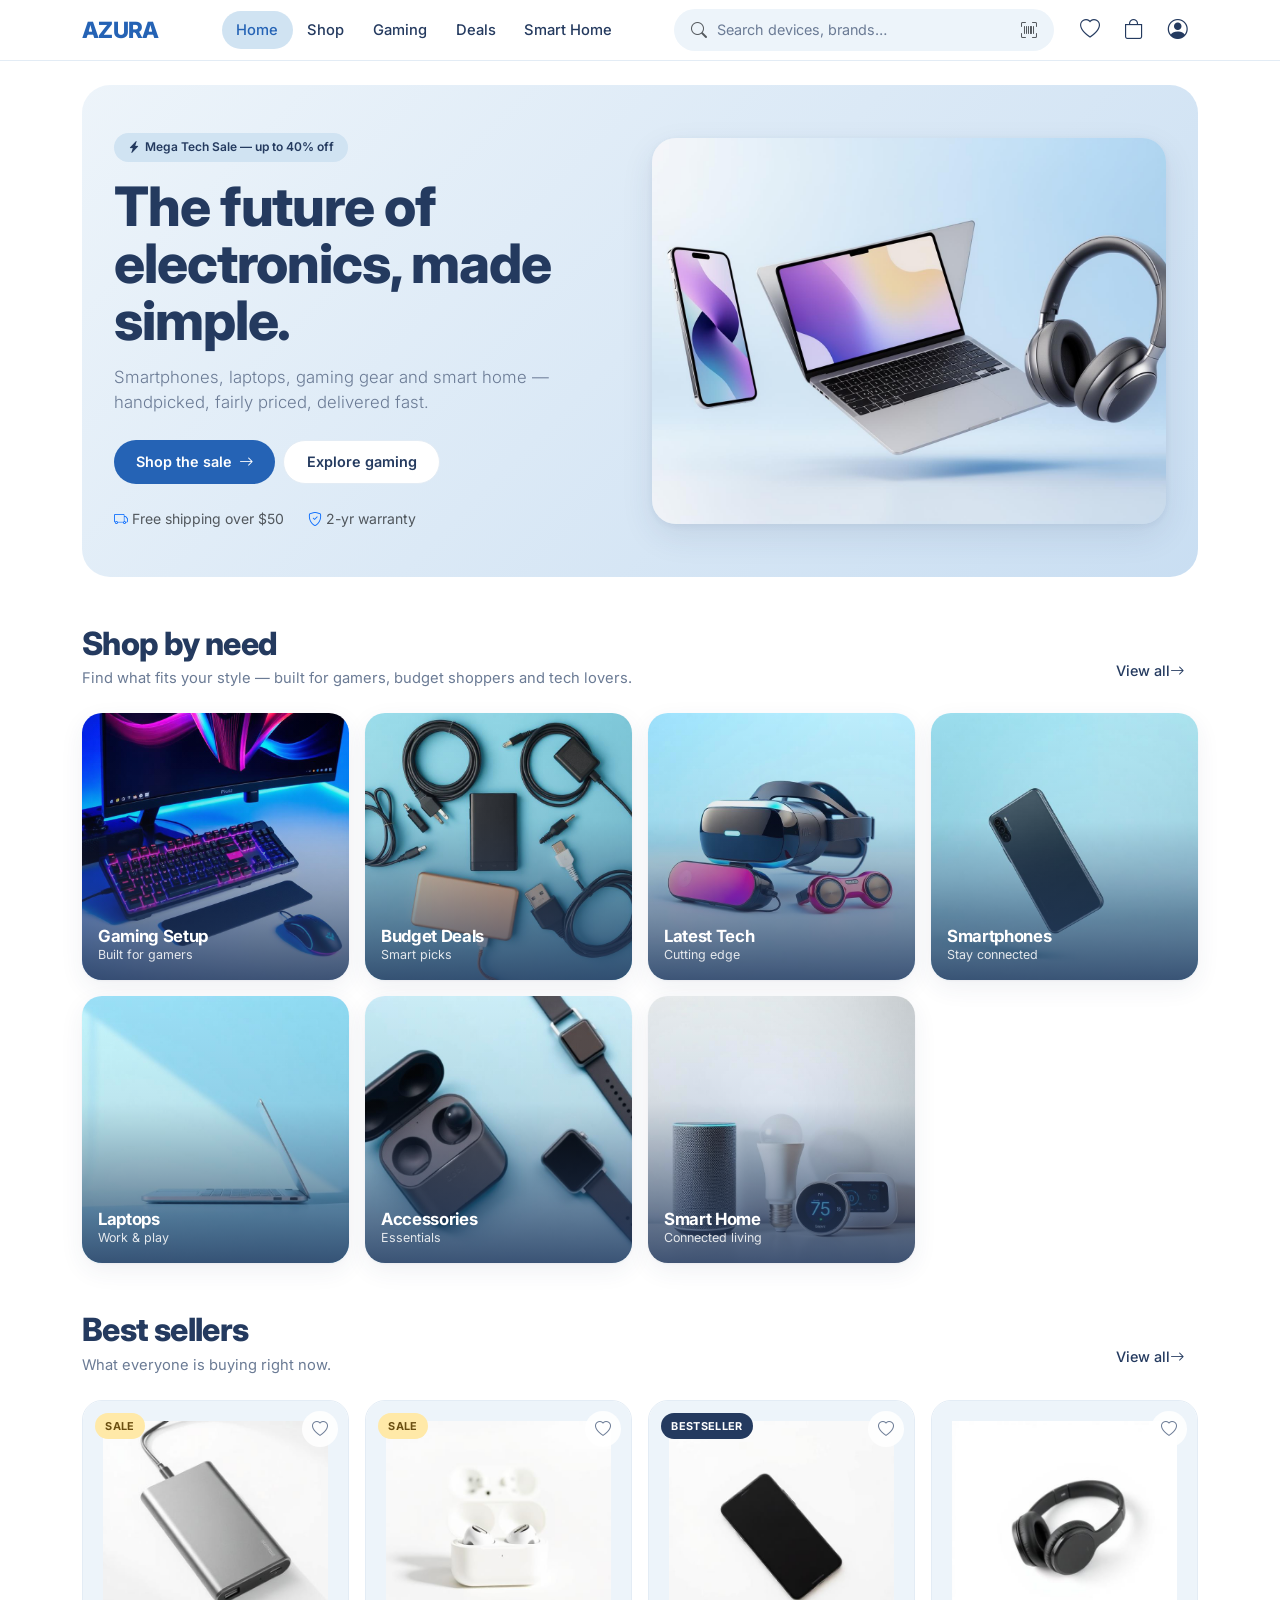
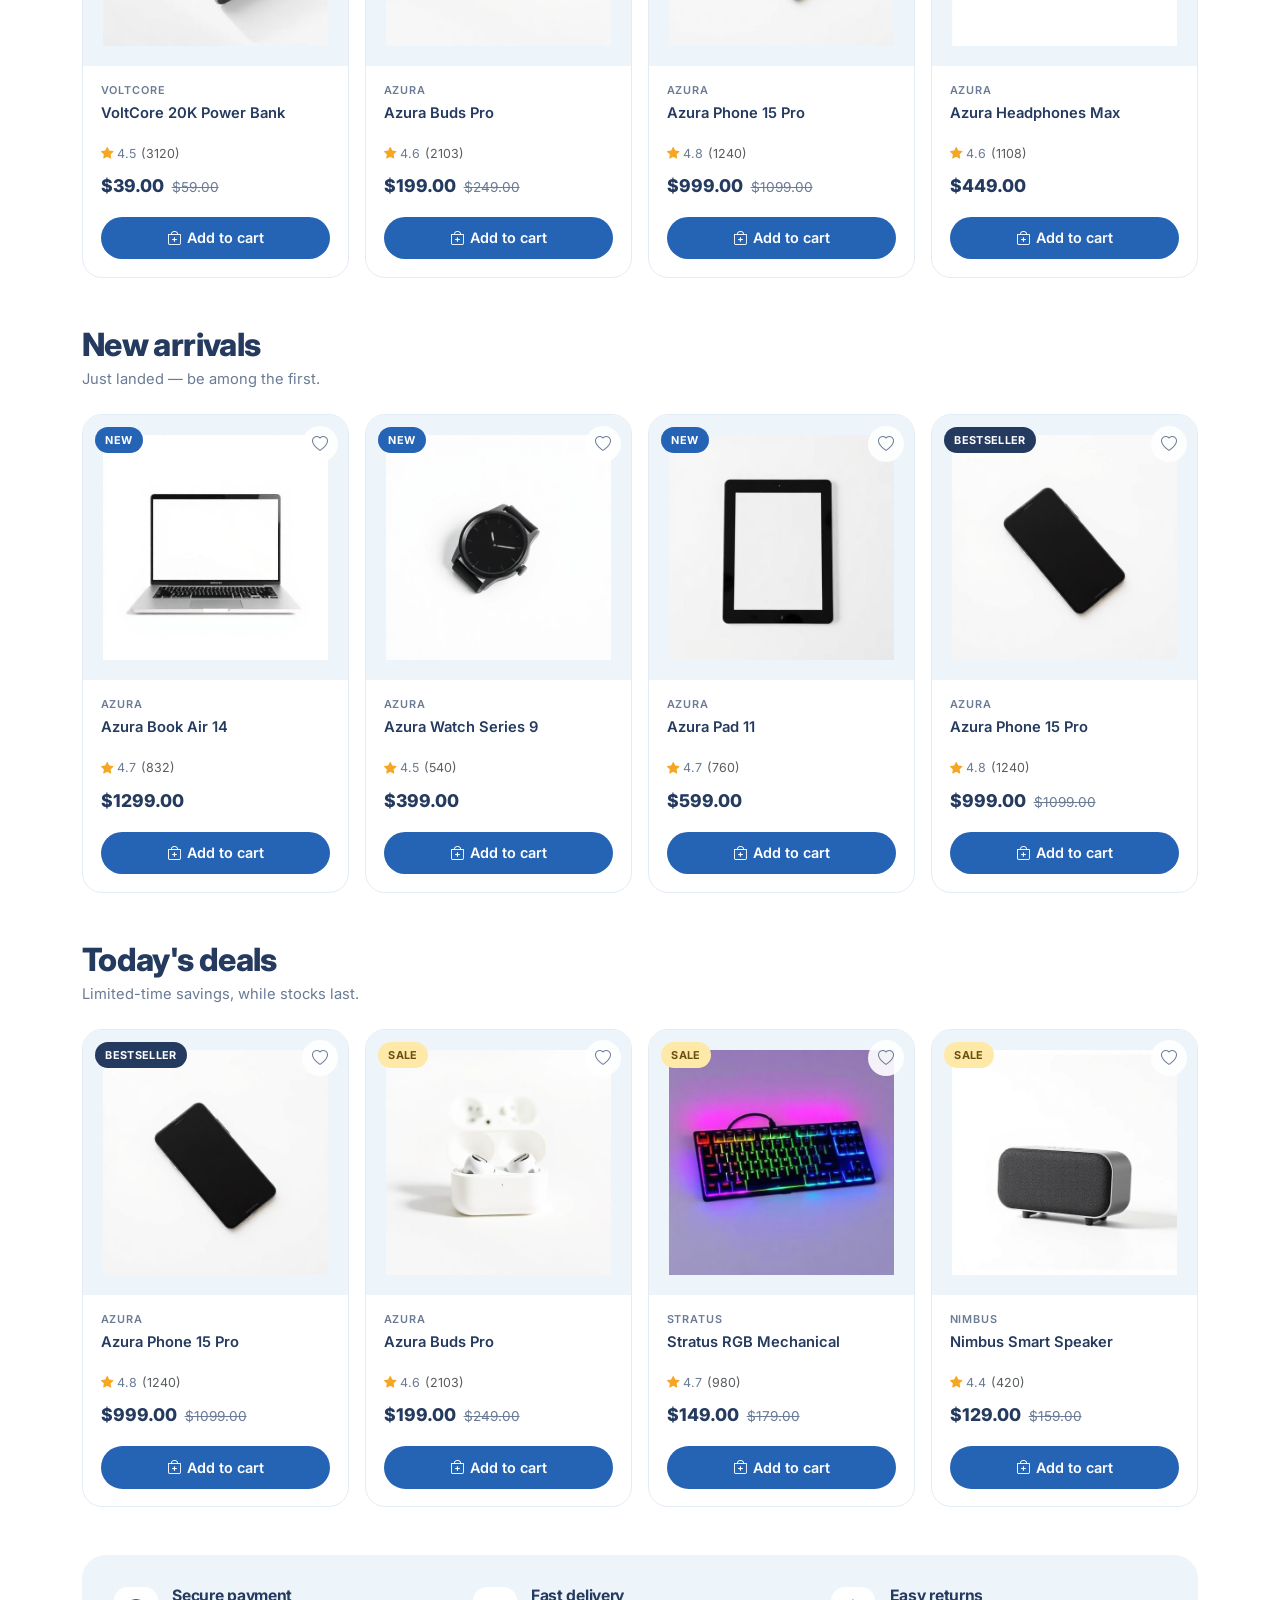
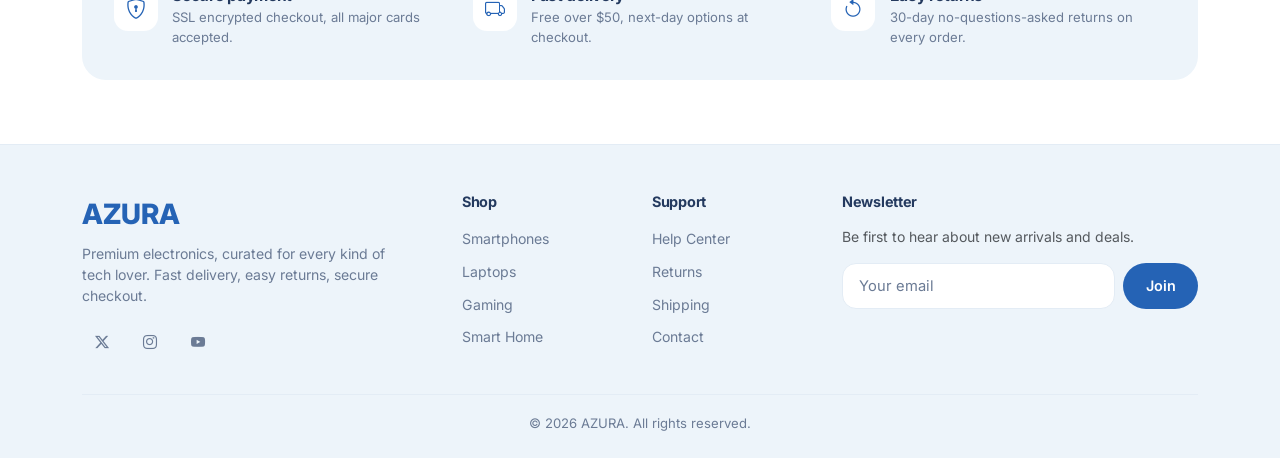
<file: index.html>
<!doctype html>
<html lang="en">
  <head>
    <meta charset="UTF-8" />
    <meta name="viewport" content="width=device-width, initial-scale=1" />
    <title>AZURA — Premium Electronics Store</title>
    <meta
      name="description"
      content="Shop smartphones, laptops, gaming gear, smart home and more at AZURA."
    />
    <link rel="preconnect" href="https://fonts.googleapis.com" />
    <link rel="preconnect" href="https://fonts.gstatic.com" crossorigin />
    <link
      rel="stylesheet"
      href="https://fonts.googleapis.com/css2?family=Inter:wght@400;500;600;700;800&display=swap"
    />
    <link
      rel="stylesheet"
      href="https://cdn.jsdelivr.net/npm/bootstrap@5.3.3/dist/css/bootstrap.min.css"
    />
    <link
      rel="stylesheet"
      href="https://cdn.jsdelivr.net/npm/bootstrap-icons@1.11.3/font/bootstrap-icons.min.css"
    />
    <link rel="stylesheet" href="css/styles.css" />
  </head>
  <body>
    <div id="site-header"></div>
    <main class="container-xl">
      <section class="hero">
        <div class="row align-items-center g-4">
          <div class="col-lg-6">
            <span class="chip mb-3"
              ><i class="bi bi-lightning-charge-fill"></i> Mega Tech Sale — up
              to 40% off</span
            >
            <h1>The future of electronics, made simple.</h1>
            <p class="lead">
              Smartphones, laptops, gaming gear and smart home — handpicked,
              fairly priced, delivered fast.
            </p>
            <div class="d-flex flex-wrap gap-2">
              <a href="shop.html" class="btn-primary-az"
                >Shop the sale <i class="bi bi-arrow-right"></i
              ></a>
              <a href="shop.html?cat=Gaming%20Setup" class="btn-outline-az"
                >Explore gaming</a
              >
            </div>
            <div class="d-flex gap-4 mt-4 small text-muted">
              <span
                ><i class="bi bi-truck text-primary"></i> Free shipping over
                $50</span
              >
              <span
                ><i class="bi bi-shield-check text-primary"></i> 2-yr
                warranty</span
              >
            </div>
          </div>
          <div class="col-lg-6">
            <div class="hero-img-wrap">
              <img
                src="images/hero-devices.jpg"
                alt="Featured electronic devices"
              />
            </div>
          </div>
        </div>
      </section>

      <div class="section-head">
        <div>
          <h2>Shop by need</h2>
          <p>
            Find what fits your style — built for gamers, budget shoppers and
            tech lovers.
          </p>
        </div>
        <a href="shop.html" class="btn-ghost-az d-none d-md-inline-flex"
          >View all <i class="bi bi-arrow-right"></i
        ></a>
      </div>
      <div
        class="row row-cols-2 row-cols-md-3 row-cols-lg-4 g-3"
        id="categoriesGrid"
      ></div>

      <div class="section-head">
        <div>
          <h2>Best sellers</h2>
          <p>What everyone is buying right now.</p>
        </div>
        <a href="shop.html" class="btn-ghost-az d-none d-md-inline-flex"
          >View all <i class="bi bi-arrow-right"></i
        ></a>
      </div>
      <div
        class="row row-cols-2 row-cols-md-3 row-cols-lg-4 g-3"
        id="bestSellersGrid"
      ></div>

      <div class="section-head">
        <div>
          <h2>New arrivals</h2>
          <p>Just landed — be among the first.</p>
        </div>
      </div>
      <div
        class="row row-cols-2 row-cols-md-3 row-cols-lg-4 g-3"
        id="newArrivalsGrid"
      ></div>

      <div class="section-head">
        <div>
          <h2>Today's deals</h2>
          <p>Limited-time savings, while stocks last.</p>
        </div>
      </div>
      <div
        class="row row-cols-2 row-cols-md-3 row-cols-lg-4 g-3"
        id="dealsGrid"
      ></div>

      <div class="trust-strip">
        <div class="row g-4">
          <div class="col-md-4">
            <div class="trust-item">
              <div class="ti-icon"><i class="bi bi-shield-lock fs-5"></i></div>
              <div>
                <h4>Secure payment</h4>
                <p>SSL encrypted checkout, all major cards accepted.</p>
              </div>
            </div>
          </div>
          <div class="col-md-4">
            <div class="trust-item">
              <div class="ti-icon"><i class="bi bi-truck fs-5"></i></div>
              <div>
                <h4>Fast delivery</h4>
                <p>Free over $50, next-day options at checkout.</p>
              </div>
            </div>
          </div>
          <div class="col-md-4">
            <div class="trust-item">
              <div class="ti-icon">
                <i class="bi bi-arrow-counterclockwise fs-5"></i>
              </div>
              <div>
                <h4>Easy returns</h4>
                <p>30-day no-questions-asked returns on every order.</p>
              </div>
            </div>
          </div>
        </div>
      </div>
    </main>
    <div id="site-footer"></div>
    <div id="site-mobile-nav"></div>
    <script src="https://cdn.jsdelivr.net/npm/bootstrap@5.3.3/dist/js/bootstrap.bundle.min.js"></script>
    <script src="js/data.js"></script>
    <script src="js/app.js"></script>
    <script>
      mountShell("index");
      const catEl = document.getElementById("categoriesGrid");
      catEl.innerHTML = CATEGORIES.map(
        (c) => `
  <div class="col">
    <a href="shop.html?cat=${encodeURIComponent(c.slug)}" class="cat-card">
      <img src="${c.img}" alt="${c.title}" loading="lazy" />
      <div class="cat-overlay"><h3>${c.title}</h3><p>${c.subtitle}</p></div>
    </a>
  </div>`,
      ).join("");
      const sortedByReviews = [...PRODUCTS].sort(
        (a, b) => b.reviews - a.reviews,
      );
      document.getElementById("bestSellersGrid").innerHTML = sortedByReviews
        .slice(0, 4)
        .map(productCardHtml)
        .join("");
      document.getElementById("newArrivalsGrid").innerHTML = PRODUCTS.filter(
        (p) => p.badge === "New",
      )
        .concat(PRODUCTS.slice(0, 4))
        .slice(0, 4)
        .map(productCardHtml)
        .join("");
      document.getElementById("dealsGrid").innerHTML = PRODUCTS.filter(
        (p) => p.oldPrice,
      )
        .slice(0, 4)
        .map(productCardHtml)
        .join("");
    </script>
  </body>
</html>
</file>
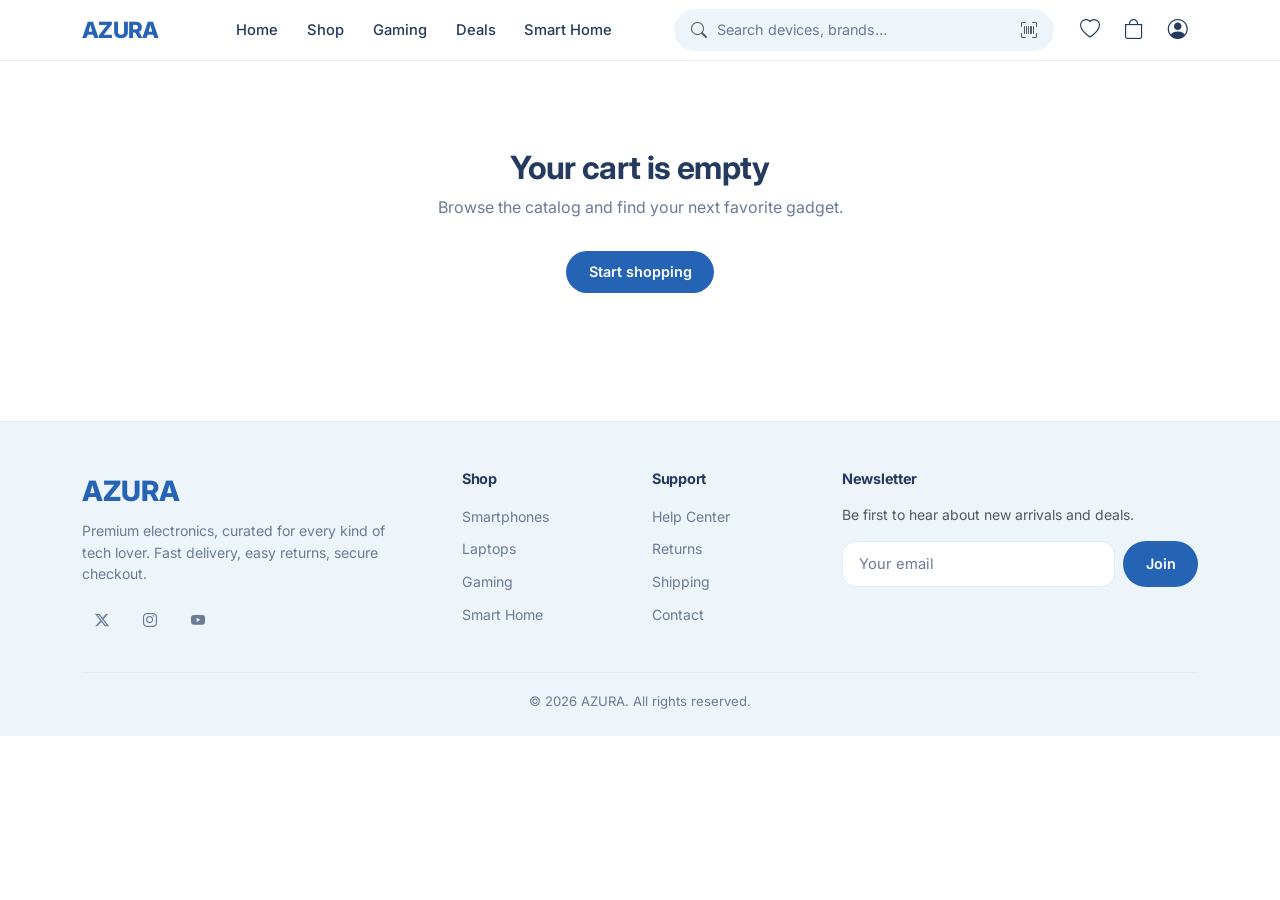
<file: cart.html>
<!DOCTYPE html>
<html lang="en">
<head>
  <meta charset="UTF-8" />
  <meta name="viewport" content="width=device-width, initial-scale=1" />
  <title>Your cart — AZURA</title>
  <meta name="description" content="Review your shopping cart." />
  <link rel="preconnect" href="https://fonts.googleapis.com">
  <link rel="preconnect" href="https://fonts.gstatic.com" crossorigin>
  <link rel="stylesheet" href="https://fonts.googleapis.com/css2?family=Inter:wght@400;500;600;700;800&display=swap" />
  <link rel="stylesheet" href="https://cdn.jsdelivr.net/npm/bootstrap@5.3.3/dist/css/bootstrap.min.css">
  <link rel="stylesheet" href="https://cdn.jsdelivr.net/npm/bootstrap-icons@1.11.3/font/bootstrap-icons.min.css">
  <link rel="stylesheet" href="css/styles.css" />
</head>
<body>
  <div id="site-header"></div>
  <main class="container-xl">
<div id="cartRoot" class="my-4"></div>  </main>
  <div id="site-footer"></div>
  <div id="site-mobile-nav"></div>
  <script src="https://cdn.jsdelivr.net/npm/bootstrap@5.3.3/dist/js/bootstrap.bundle.min.js"></script>
  <script src="js/data.js"></script>
  <script src="js/app.js"></script>
  <script>
mountShell('cart');
function renderCart() {
  const cart = Store.getCart();
  const root = document.getElementById('cartRoot');
  if (cart.length === 0) {
    root.innerHTML = `<div class="empty-state"><h2>Your cart is empty</h2><p>Browse the catalog and find your next favorite gadget.</p><a href="shop.html" class="btn-primary-az mt-3">Start shopping</a></div>`;
    return;
  }
  const items = cart.map(c => ({ ...c, p: getProduct(c.id) })).filter(i=>i.p);
  const subtotal = items.reduce((s,i)=>s+i.p.price*i.qty, 0);
  const shipping = subtotal > 50 || subtotal === 0 ? 0 : 9.99;
  const total = subtotal + shipping;
  root.innerHTML = `
    <h1 class="mb-4">Your cart</h1>
    <div class="row g-4">
      <div class="col-lg-8">
        ${items.map(i => `
          <div class="cart-item mb-3">
            <a href="product.html?id=${i.p.id}" class="ci-img"><img src="${i.p.image}" alt="${i.p.name}"></a>
            <div class="flex-grow-1 d-flex flex-column">
              <div class="d-flex justify-content-between">
                <div>
                  <div class="small text-uppercase text-muted">${i.p.brand}</div>
                  <a href="product.html?id=${i.p.id}" class="fw-semibold">${i.p.name}</a>
                </div>
                <button class="btn-ghost-az text-muted" onclick="Store.removeFromCart('${i.p.id}'); renderCart();" aria-label="Remove"><i class="bi bi-trash"></i></button>
              </div>
              <div class="d-flex justify-content-between align-items-center mt-auto">
                <div class="qty-control">
                  <button onclick="Store.setQty('${i.p.id}', ${i.qty-1}); renderCart();">−</button>
                  <span>${i.qty}</span>
                  <button onclick="Store.setQty('${i.p.id}', ${i.qty+1}); renderCart();">+</button>
                </div>
                <div class="fw-bold">$${(i.p.price*i.qty).toFixed(2)}</div>
              </div>
            </div>
          </div>`).join('')}
      </div>
      <div class="col-lg-4">
        <div class="summary-card">
          <h3>Order summary</h3>
          <div class="summary-row"><span>Subtotal</span><span>$${subtotal.toFixed(2)}</span></div>
          <div class="summary-row"><span>Shipping</span><span>${shipping===0?'Free':'$'+shipping.toFixed(2)}</span></div>
          <div class="summary-row total"><span>Total</span><span>$${total.toFixed(2)}</span></div>
          <a href="checkout.html" class="btn-primary-az w-100 mt-3">Checkout</a>
          <a href="shop.html" class="btn-ghost-az w-100 mt-2">Continue shopping</a>
        </div>
      </div>
    </div>`;
}
renderCart();
</script>
</body>
</html>
</file>
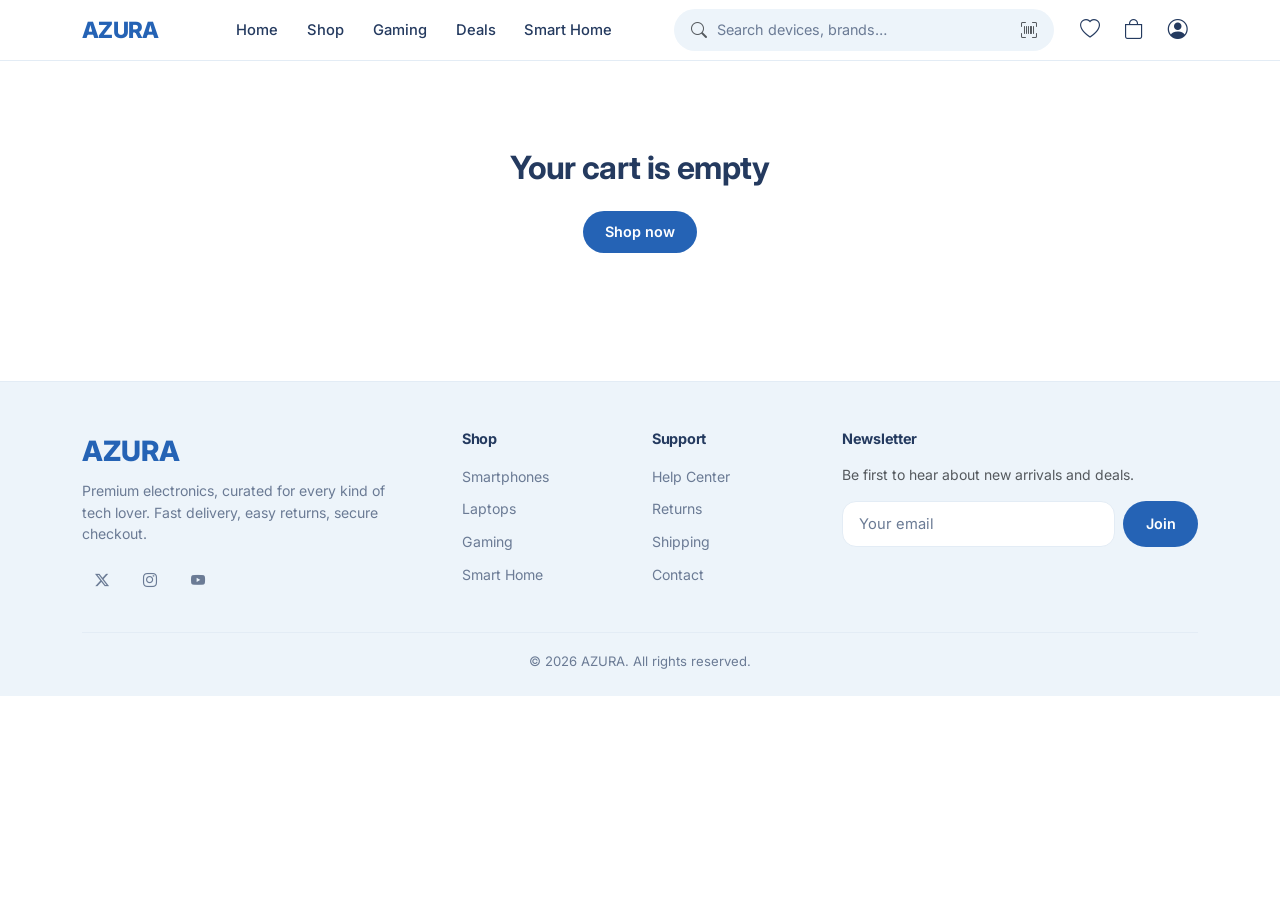
<file: checkout.html>
<!doctype html>
<html lang="en">
  <head>
    <meta charset="UTF-8" />
    <meta name="viewport" content="width=device-width, initial-scale=1" />
    <title>Checkout — AZURA</title>
    <meta name="description" content="Complete your order securely." />
    <link rel="preconnect" href="https://fonts.googleapis.com" />
    <link rel="preconnect" href="https://fonts.gstatic.com" crossorigin />
    <link
      rel="stylesheet"
      href="https://fonts.googleapis.com/css2?family=Inter:wght@400;500;600;700;800&display=swap"
    />
    <link
      rel="stylesheet"
      href="https://cdn.jsdelivr.net/npm/bootstrap@5.3.3/dist/css/bootstrap.min.css"
    />
    <link
      rel="stylesheet"
      href="https://cdn.jsdelivr.net/npm/bootstrap-icons@1.11.3/font/bootstrap-icons.min.css"
    />
    <link rel="stylesheet" href="css/styles.css" />
  </head>
  <body>
    <div id="site-header"></div>
    <main class="container-xl">
      <div id="coRoot" class="my-4"></div>
    </main>
    <div id="site-footer"></div>
    <div id="site-mobile-nav"></div>
    <script src="https://cdn.jsdelivr.net/npm/bootstrap@5.3.3/dist/js/bootstrap.bundle.min.js"></script>
    <script src="js/data.js"></script>
    <script src="js/app.js"></script>
    <script>
      mountShell("cart");
      function renderCheckout() {
        const cart = Store.getCart();
        const root = document.getElementById("coRoot");
        if (!cart.length) {
          root.innerHTML = `<div class="empty-state"><h2>Your cart is empty</h2><a href="shop.html" class="btn-primary-az mt-3">Shop now</a></div>`;
          return;
        }
        const items = cart
          .map((c) => ({ ...c, p: getProduct(c.id) }))
          .filter((i) => i.p);
        const subtotal = items.reduce((s, i) => s + i.p.price * i.qty, 0);
        const shipping = subtotal > 50 ? 0 : 9.99;
        const total = subtotal + shipping;
        root.innerHTML = `
    <h1 class="mb-4">Checkout</h1>
    <form id="coForm" class="row g-4">
      <div class="col-lg-8">
        <div class="filter-card mb-3">
          <h3 class="mb-3">Shipping details</h3>
          <div class="row g-3">
            <div class="col-md-6"><input class="input-az" placeholder="Full name" required></div>
            <div class="col-md-6"><input class="input-az" type="email" placeholder="Email" required></div>
            <div class="col-12"><input class="input-az" placeholder="Address" required></div>
            <div class="col-md-6"><input class="input-az" placeholder="City" required></div>
            <div class="col-md-6"><input class="input-az" placeholder="ZIP / Postal code" required></div>
          </div>
        </div>
        <div class="filter-card">
          <h3 class="mb-3">Payment</h3>
          <input class="input-az mb-3" placeholder="Card number" required>
          <div class="row g-3">
            <div class="col-6"><input class="input-az" placeholder="MM / YY" required></div>
            <div class="col-6"><input class="input-az" placeholder="CVC" required></div>
          </div>
        </div>
      </div>
      <div class="col-lg-4">
        <div class="summary-card">
          <h3>Order summary</h3>
          ${items.map((i) => `<div class="summary-row"><span>${i.p.name} × ${i.qty}</span><span>$${(i.p.price * i.qty).toFixed(2)}</span></div>`).join("")}
          <div class="summary-row" style="border-top:1px solid var(--border); padding-top:.85rem; margin-top:.85rem;"><span>Subtotal</span><span>$${subtotal.toFixed(2)}</span></div>
          <div class="summary-row"><span>Shipping</span><span>${shipping === 0 ? "Free" : "$" + shipping.toFixed(2)}</span></div>
          <div class="summary-row total"><span>Total</span><span>$${total.toFixed(2)}</span></div>
          <button type="submit" class="btn-primary-az w-100 mt-3">Place order</button>
        </div>
      </div>
    </form>`;
        document.getElementById("coForm").addEventListener("submit", (e) => {
          e.preventDefault();
          Store.clearCart();
          document.getElementById("coRoot").innerHTML = `
      <div class="empty-state">
        <i class="bi bi-check-circle-fill" style="font-size:4rem; color:var(--brand);"></i>
        <h2 class="mt-3">Order placed!</h2>
        <p>Thanks for shopping with AZURA. A confirmation has been sent to your email.</p>
        <a href="index.html" class="btn-primary-az mt-3">Back to home</a>
      </div>`;
        });
      }
      renderCheckout();
    </script>
  </body>
</html>
</file>
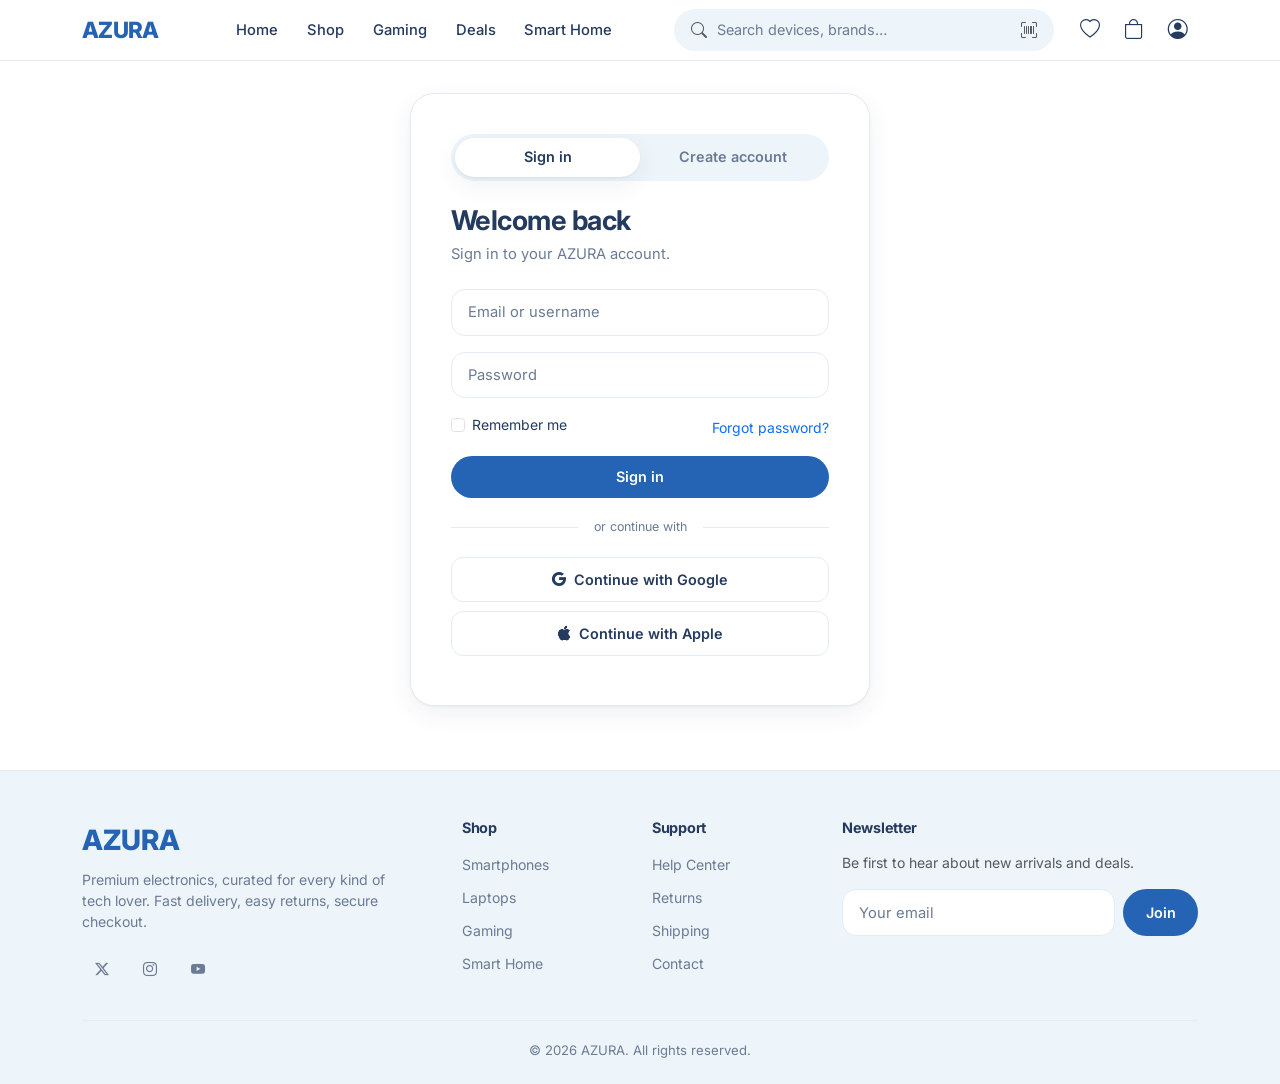
<file: login.html>
<!doctype html>
<html lang="en">
  <head>
    <meta charset="UTF-8" />
    <meta name="viewport" content="width=device-width, initial-scale=1" />
    <title>Sign in — AZURA</title>
    <meta name="description" content="Sign in or create an AZURA account." />
    <link rel="preconnect" href="https://fonts.googleapis.com" />
    <link rel="preconnect" href="https://fonts.gstatic.com" crossorigin />
    <link
      rel="stylesheet"
      href="https://fonts.googleapis.com/css2?family=Inter:wght@400;500;600;700;800&display=swap"
    />
    <link
      rel="stylesheet"
      href="https://cdn.jsdelivr.net/npm/bootstrap@5.3.3/dist/css/bootstrap.min.css"
    />
    <link
      rel="stylesheet"
      href="https://cdn.jsdelivr.net/npm/bootstrap-icons@1.11.3/font/bootstrap-icons.min.css"
    />
    <link rel="stylesheet" href="css/styles.css" />
  </head>
  <body>
    <div id="site-header"></div>
    <main class="container-xl">
      <div class="auth-card">
        <div class="auth-tabs">
          <button class="auth-tab active" data-tab="login">Sign in</button>
          <button class="auth-tab" data-tab="register">Create account</button>
        </div>

        <div data-pane="login">
          <h1>Welcome back</h1>
          <p class="sub">Sign in to your AZURA account.</p>
          <form id="loginForm">
            <div class="mb-3">
              <input
                type="email"
                class="input-az"
                placeholder="Email or username"
                required
              />
            </div>
            <div class="mb-3">
              <input
                type="password"
                class="input-az"
                placeholder="Password"
                required
              />
            </div>
            <div
              class="d-flex justify-content-between align-items-center mb-3 small"
            >
              <label class="form-check"
                ><input class="form-check-input me-1" type="checkbox" />
                Remember me</label
              >
              <a href="#" class="text-primary">Forgot password?</a>
            </div>
            <button class="btn-primary-az w-100">Sign in</button>
          </form>
          <div class="divider-or">or continue with</div>
          <button class="social-btn">
            <i class="bi bi-google"></i> Continue with Google
          </button>
          <button class="social-btn">
            <i class="bi bi-apple"></i> Continue with Apple
          </button>
        </div>

        <div data-pane="register" style="display: none">
          <h1>Create account</h1>
          <p class="sub">Join AZURA in seconds.</p>
          <form id="regForm">
            <div class="mb-3">
              <input
                id="regName"
                class="input-az"
                placeholder="Full name"
                required
              />
            </div>
            <div class="mb-3">
              <input
                id="regEmail"
                type="email"
                class="input-az"
                placeholder="Email"
                required
              />
            </div>
            <div class="mb-3">
              <input
                id="regPass"
                type="password"
                class="input-az"
                placeholder="Password"
                required
              />
            </div>
            <div class="mb-3">
              <input
                type="password"
                class="input-az"
                placeholder="Confirm password"
                required
              />
            </div>
            <button class="btn-primary-az w-100">Create account</button>
          </form>
        </div>
      </div>
    </main>
    <div id="site-footer"></div>
    <div id="site-mobile-nav"></div>
    <script src="https://cdn.jsdelivr.net/npm/bootstrap@5.3.3/dist/js/bootstrap.bundle.min.js"></script>
    <script src="js/data.js"></script>
    <script src="js/app.js"></script>
    <script>
      mountShell("login");
      document.querySelectorAll(".auth-tab").forEach((b) => {
        b.addEventListener("click", () => {
          document
            .querySelectorAll(".auth-tab")
            .forEach((x) => x.classList.remove("active"));
          b.classList.add("active");
          document
            .querySelectorAll("[data-pane]")
            .forEach(
              (p) =>
                (p.style.display =
                  p.dataset.pane === b.dataset.tab ? "block" : "none"),
            );
        });
      });
      document.getElementById("loginForm").addEventListener("submit", (e) => {
        e.preventDefault();
        const email = e.target.querySelector("input[type=email]").value;
        Store.setUser({ name: email.split("@")[0], email });
        toast("Signed in!");
        setTimeout(() => (location.href = "index.html"), 600);
      });
      document.getElementById("regForm").addEventListener("submit", (e) => {
        e.preventDefault();
        Store.setUser({
          name: document.getElementById("regName").value,
          email: document.getElementById("regEmail").value,
        });
        toast("Account created!");
        setTimeout(() => (location.href = "index.html"), 600);
      });
    </script>
  </body>
</html>
</file>
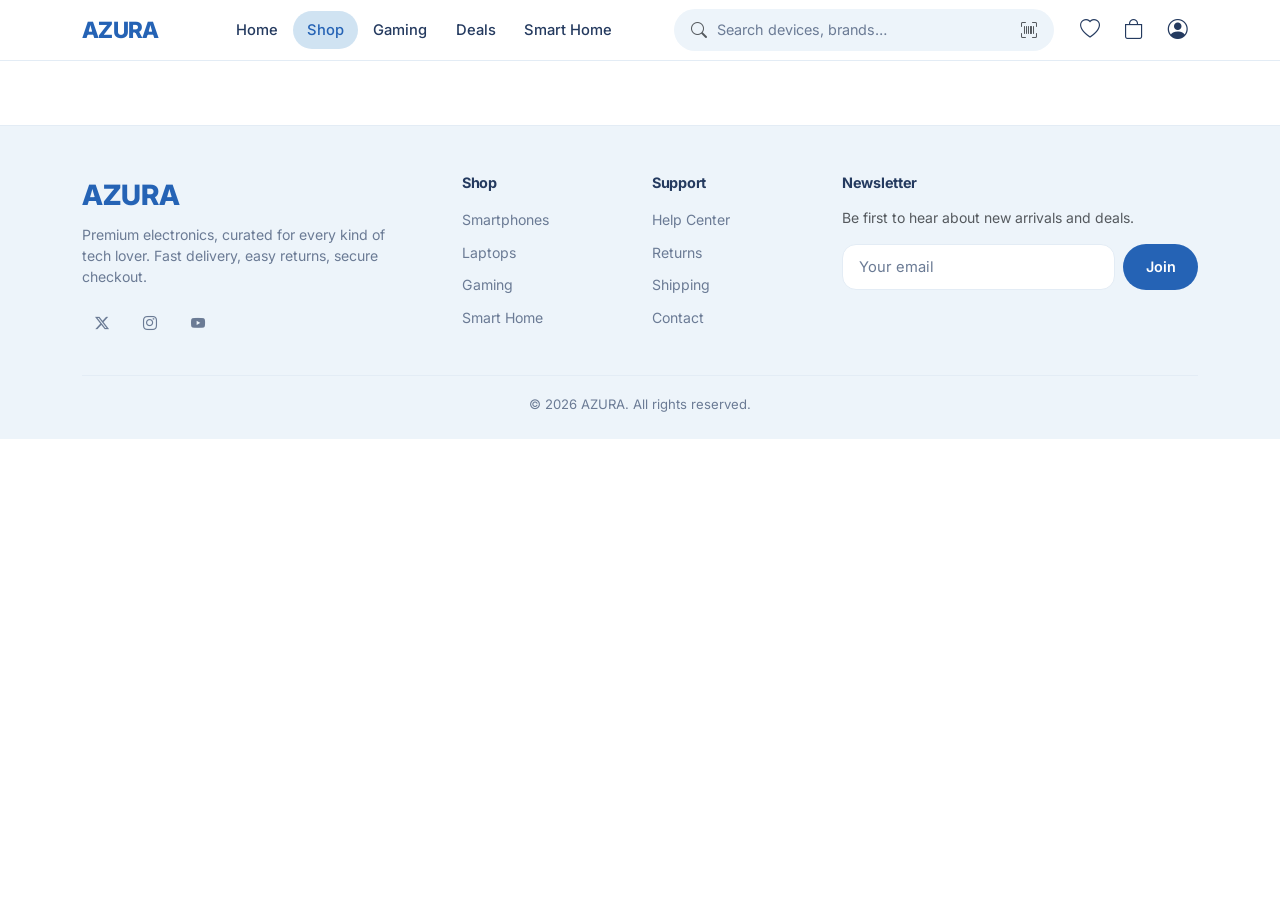
<file: product.html>
<!DOCTYPE html>
<html lang="en">
<head>
  <meta charset="UTF-8" />
  <meta name="viewport" content="width=device-width, initial-scale=1" />
  <title>Product — AZURA</title>
  <meta name="description" content="AZURA product details." />
  <link rel="preconnect" href="https://fonts.googleapis.com">
  <link rel="preconnect" href="https://fonts.gstatic.com" crossorigin>
  <link rel="stylesheet" href="https://fonts.googleapis.com/css2?family=Inter:wght@400;500;600;700;800&display=swap" />
  <link rel="stylesheet" href="https://cdn.jsdelivr.net/npm/bootstrap@5.3.3/dist/css/bootstrap.min.css">
  <link rel="stylesheet" href="https://cdn.jsdelivr.net/npm/bootstrap-icons@1.11.3/font/bootstrap-icons.min.css">
  <link rel="stylesheet" href="css/styles.css" />
</head>
<body>
  <div id="site-header"></div>
  <main class="container-xl">

<div id="productRoot"></div>
  </main>
  <div id="site-footer"></div>
  <div id="site-mobile-nav"></div>
  <script src="https://cdn.jsdelivr.net/npm/bootstrap@5.3.3/dist/js/bootstrap.bundle.min.js"></script>
  <script src="js/data.js"></script>
  <script src="js/app.js"></script>
  <script>
mountShell('shop');
const id = new URLSearchParams(location.search).get('id');
const p = getProduct(id);
const root = document.getElement
/* ===== Chips / Badges ===== */ById('productRoot');
if (!p) {
  root.innerHTML = `<div class="empty-state"><h2>Product not found</h2><p>It may have moved or been removed.</p><a href="shop.html" class="btn-primary-az mt-3">Back to shop</a></div>`;
} else {
  document.title = p.name + ' — AZURA';
  const inWish = Store.inWishlist(p.id);
  root.innerHTML = `
  <nav class="small text-muted mt-4"><a href="index.html">Home</a> / <a href="shop.html">Shop</a> / <a href="shop.html?cat=${encodeURIComponent(p.category)}">${p.category}</a> / <span class="text-dark">${p.name}</span></nav>
  <div class="row g-4 mt-2">
    <div class="col-lg-6">
      <div class="gallery-main"><img src="${p.image}" alt="${p.name}" id="mainImg" /></div>
      <div class="gallery-thumbs">
        ${[0,1,2].map(i=>`<button class="${i===0?'active':''}" data-thumb><img src="${p.image}" alt=""></button>`).join('')}
      </div>
    </div>
    <div class="col-lg-6">
      <div class="product-brand small text-uppercase text-muted mb-2">${p.brand}</div>
      <h1 class="mb-2">${p.name}</h1>
      <div class="d-flex align-items-center gap-3 mb-3">
        <span class="text-warning"><i class="bi bi-star-fill"></i></span>
        <span>${p.rating}</span><span class="text-muted">(${p.reviews} reviews)</span>
        ${p.badge?badgeHtml(p.badge):''}
      </div>
      <div class="d-flex align-items-baseline gap-3 mb-3">
        <span style="font-size:2rem; font-weight:800;">$${p.price.toFixed(2)}</span>
        ${p.oldPrice?`<span class="text-muted text-decoration-line-through">$${p.oldPrice.toFixed(2)}</span>`:''}
        ${p.oldPrice?`<span class="badge-sale">Save $${(p.oldPrice-p.price).toFixed(0)}</span>`:''}
      </div>
      <p class="text-muted">${p.description}</p>
      <div class="d-flex gap-2 mt-4">
        <button class="btn-primary-az flex-grow-1" onclick="Store.addToCart('${p.id}')"><i class="bi bi-bag-plus"></i> Add to cart</button>
        <button class="btn-outline-az" onclick="Store.addToCart('${p.id}'); window.location='checkout.html'">Buy now</button>
        <button class="btn-outline-az ${inWish?'active':''}" id="wishToggle" onclick="Store.toggleWish('${p.id}'); document.getElementById('wishToggle').querySelector('i').className=Store.inWishlist('${p.id}')?'bi bi-heart-fill':'bi bi-heart';"><i class="bi ${inWish?'bi-heart-fill':'bi-heart'}"></i></button>
      </div>
      <div class="mt-4 small text-muted d-flex flex-wrap gap-3">
        <span><i class="bi bi-truck text-primary"></i> Free shipping</span>
        <span><i class="bi bi-shield-check text-primary"></i> 2-yr warranty</span>
        <span><i class="bi bi-arrow-counterclockwise text-primary"></i> 30-day returns</span>
      </div>
    </div>
  </div>
  <div class="row g-4 mt-4">
    <div class="col-lg-7">
      <h3>Specifications</h3>
      <table class="spec-table">${p.specs.map(([k,v])=>`<tr><th>${k}</th><td>${v}</td></tr>`).join('')}</table>
    </div>
    <div class="col-lg-5">
      <h3>Reviews</h3>
      <div class="d-flex align-items-center gap-3 mb-3">
        <div style="font-size:2.5rem; font-weight:800;">${p.rating}</div>
        <div>
          <div class="text-warning">${'★'.repeat(Math.round(p.rating))}${'☆'.repeat(5-Math.round(p.rating))}</div>
          <div class="small text-muted">${p.reviews} verified reviews</div>
        </div>
      </div>
      <div class="filter-card">
        <div class="d-flex justify-content-between"><strong>Sarah K.</strong><span class="text-warning">★★★★★</span></div>
        <p class="small text-muted mt-2 mb-0">"Exactly as described. Fast shipping and beautiful packaging."</p>
      </div>
      <div class="filter-card mt-3">
        <div class="d-flex justify-content-between"><strong>Marco V.</strong><span class="text-warning">★★★★☆</span></div>
        <p class="small text-muted mt-2 mb-0">"Great value for the price, would recommend to a friend."</p>
      </div>
    </div>
  </div>
  <div class="section-head"><div><h2>You may also like</h2></div></div>
  <div class="row row-cols-2 row-cols-md-3 row-cols-lg-4 g-3" id="related"></div>
  `;
  const rel = PRODUCTS.filter(x=>x.category===p.category && x.id!==p.id).slice(0,4);
  document.getElementById('related').innerHTML = rel.map(productCardHtml).join('');
}
</script>
</body>
</html>
</file>
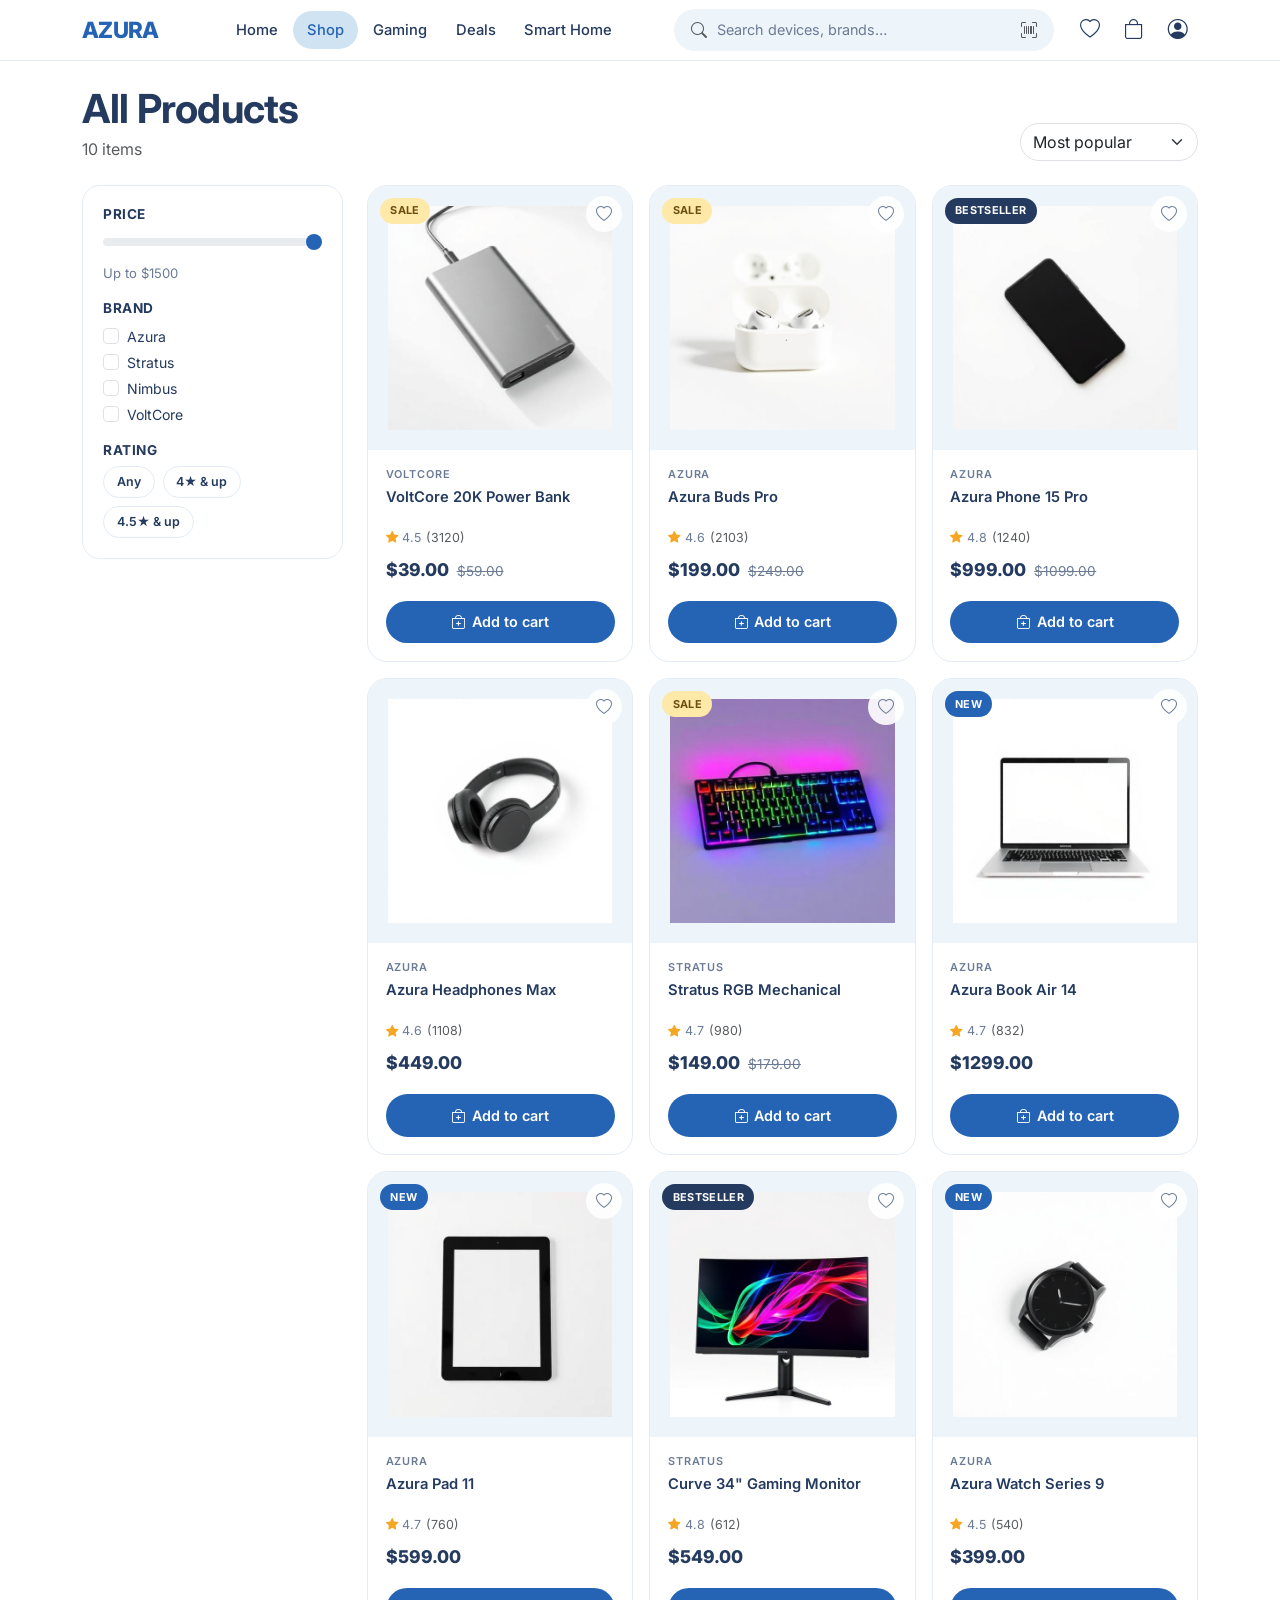
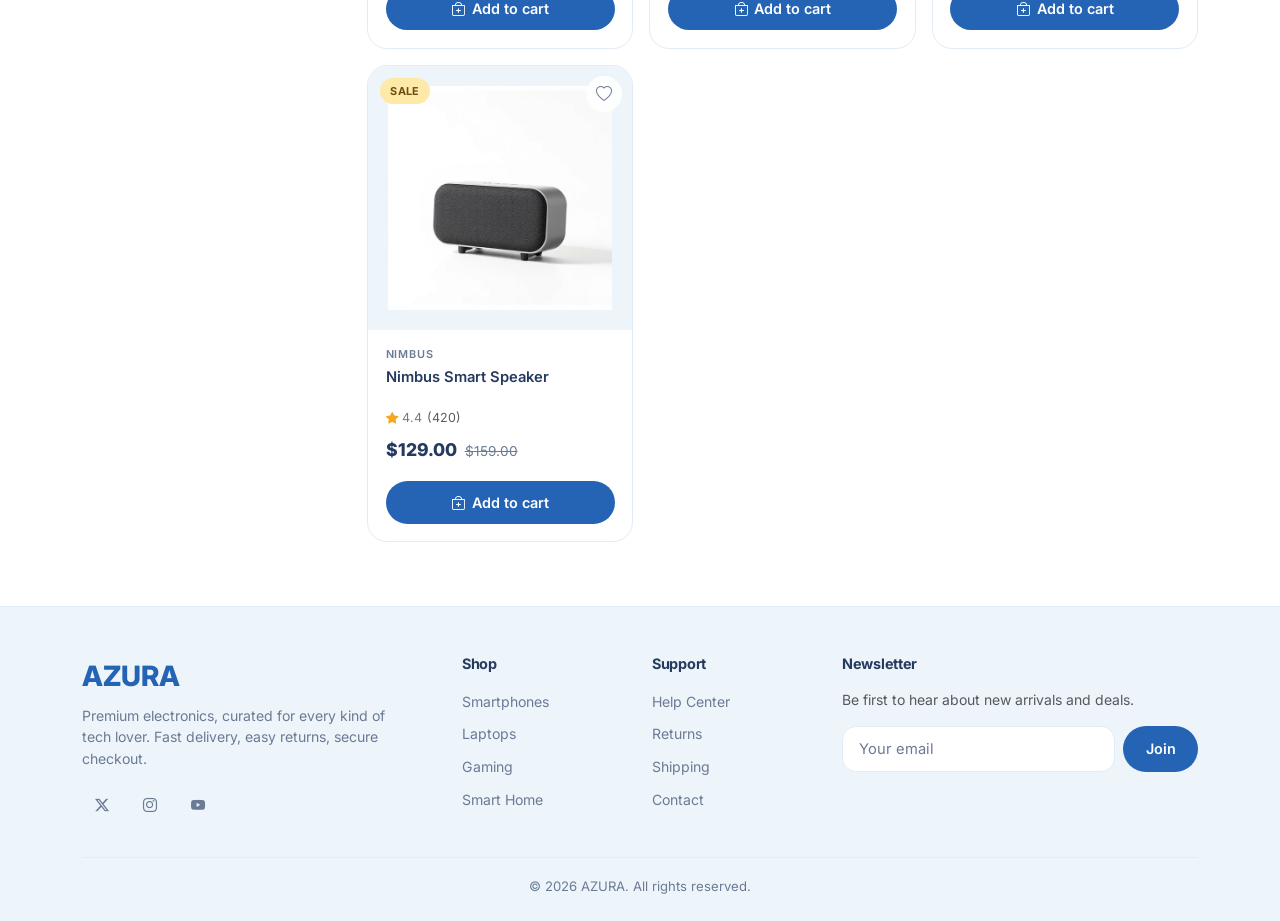
<file: shop.html>
<!doctype html>
<html lang="en">
  <head>
    <meta charset="UTF-8" />
    <meta name="viewport" content="width=device-width, initial-scale=1" />
    <title>Shop — AZURA</title>
    <meta
      name="description"
      content="Browse all AZURA electronics with filters and sorting."
    />
    <link rel="preconnect" href="https://fonts.googleapis.com" />
    <link rel="preconnect" href="https://fonts.gstatic.com" crossorigin />
    <link
      rel="stylesheet"
      href="https://fonts.googleapis.com/css2?family=Inter:wght@400;500;600;700;800&display=swap"
    />
    <link
      rel="stylesheet"
      href="https://cdn.jsdelivr.net/npm/bootstrap@5.3.3/dist/css/bootstrap.min.css"
    />
    <link
      rel="stylesheet"
      href="https://cdn.jsdelivr.net/npm/bootstrap-icons@1.11.3/font/bootstrap-icons.min.css"
    />
    <link rel="stylesheet" href="css/styles.css" />
  </head>
  <body>
    <div id="site-header"></div>
    <main class="container-xl">
      <div
        class="d-flex flex-wrap align-items-end justify-content-between gap-3 mt-4 mb-4"
      >
        <div>
          <h1 class="mb-1" id="shopTitle">All Products</h1>
          <p class="text-muted mb-0" id="shopCount"></p>
        </div>
        <div class="d-flex align-items-center gap-2">
          <button
            class="btn-outline-az d-lg-none"
            data-bs-toggle="offcanvas"
            data-bs-target="#filtersDrawer"
          >
            <i class="bi bi-sliders"></i> Filters
          </button>
          <select
            id="sortSel"
            class="form-select"
            style="border-radius: 999px; max-width: 200px"
          >
            <option value="popular">Most popular</option>
            <option value="price-asc">Price: low to high</option>
            <option value="price-desc">Price: high to low</option>
          </select>
        </div>
      </div>
      <div class="row g-4">
        <aside class="col-lg-3 d-none d-lg-block">
          <div class="filter-card" id="filterPanel"></div>
        </aside>
        <div class="col-lg-9">
          <div class="row row-cols-2 row-cols-md-3 g-3" id="shopGrid"></div>
          <div id="shopEmpty" class="empty-state" style="display: none">
            <h2>No products match</h2>
            <p>Try adjusting your filters or search.</p>
          </div>
        </div>
      </div>
      <div
        class="offcanvas offcanvas-bottom"
        tabindex="-1"
        id="filtersDrawer"
        style="height: 80vh; border-radius: 24px 24px 0 0"
      >
        <div class="offcanvas-header">
          <h5>Filters</h5>
          <button class="btn-close" data-bs-dismiss="offcanvas"></button>
        </div>
        <div class="offcanvas-body">
          <div class="filter-card" id="filterPanelMobile"></div>
        </div>
      </div>
    </main>
    <div id="site-footer"></div>
    <div id="site-mobile-nav"></div>
    <script src="https://cdn.jsdelivr.net/npm/bootstrap@5.3.3/dist/js/bootstrap.bundle.min.js"></script>
    <script src="js/data.js"></script>
    <script src="js/app.js"></script>
    <script>
      mountShell("shop");
      const params = new URLSearchParams(location.search);
      const initialQ = params.get("q") || "";
      const initialCat = params.get("cat") || "";
      const state = {
        q: initialQ,
        cat: initialCat,
        maxPrice: 1500,
        brands: [],
        minRating: 0,
        sort: "popular",
      };

      if (state.cat) {
        document.getElementById("shopTitle").textContent = state.cat;
      } else if (state.q) {
        document.getElementById("shopTitle").textContent =
          `Results for "${state.q}"`;
      }

      const allBrands = [...new Set(PRODUCTS.map((p) => p.brand))];
      function buildFilterPanel(target) {
        target.innerHTML = `
    <h5>Price</h5>
    <input type="range" min="20" max="1500" step="20" value="${state.maxPrice}" class="form-range" id="r_${target.id}_price" />
    <div class="range-display">Up to $<span data-pricelbl>${state.maxPrice}</span></div>
    <h5>Brand</h5>
    ${allBrands
      .map(
        (b) => `
      <div class="form-check">
        <input class="form-check-input" type="checkbox" value="${b}" id="b_${target.id}_${b}" ${state.brands.includes(b) ? "checked" : ""}>
        <label class="form-check-label" for="b_${target.id}_${b}">${b}</label>
      </div>`,
      )
      .join("")}
    <h5>Rating</h5>
    <div class="d-flex flex-wrap gap-2">
      ${[0, 4, 4.5].map((r) => `<button data-rating="${r}" class="btn-outline-az ${state.minRating === r ? "active" : ""}" style="padding:.35rem .8rem; font-size:.78rem;">${r === 0 ? "Any" : r + "★ & up"}</button>`).join("")}
    </div>`;
        target
          .querySelector(`#r_${target.id}_price`)
          .addEventListener("input", (e) => {
            state.maxPrice = +e.target.value;
            document
              .querySelectorAll("[data-pricelbl]")
              .forEach((el) => (el.textContent = state.maxPrice));
            render();
          });
        target.querySelectorAll("input[type=checkbox]").forEach((cb) => {
          cb.addEventListener("change", () => {
            state.brands = [
              ...target.querySelectorAll("input[type=checkbox]:checked"),
            ].map((x) => x.value);
            render();
          });
        });
        target.querySelectorAll("[data-rating]").forEach((b) => {
          b.addEventListener("click", () => {
            state.minRating = +b.dataset.rating;
            render();
          });
        });
      }
      buildFilterPanel(document.getElementById("filterPanel"));
      buildFilterPanel(document.getElementById("filterPanelMobile"));

      document.getElementById("sortSel").addEventListener("change", (e) => {
        state.sort = e.target.value;
        render();
      });

      function render() {
        let list = PRODUCTS.filter(
          (p) => p.price <= state.maxPrice && p.rating >= state.minRating,
        );
        if (state.brands.length)
          list = list.filter((p) => state.brands.includes(p.brand));
        if (state.cat) list = list.filter((p) => p.category === state.cat);
        if (state.q) {
          const q = state.q.toLowerCase();
          list = list.filter(
            (p) =>
              p.name.toLowerCase().includes(q) ||
              p.brand.toLowerCase().includes(q),
          );
        }
        if (state.sort === "price-asc") list.sort((a, b) => a.price - b.price);
        else if (state.sort === "price-desc")
          list.sort((a, b) => b.price - a.price);
        else list.sort((a, b) => b.reviews - a.reviews);

        document.getElementById("shopCount").textContent =
          list.length + " items" + (state.q ? ` for "${state.q}"` : "");
        const grid = document.getElementById("shopGrid");
        grid.innerHTML = list.map(productCardHtml).join("");
        document.getElementById("shopEmpty").style.display = list.length
          ? "none"
          : "block";
      }
      render();
    </script>
  </body>
</html>
</file>
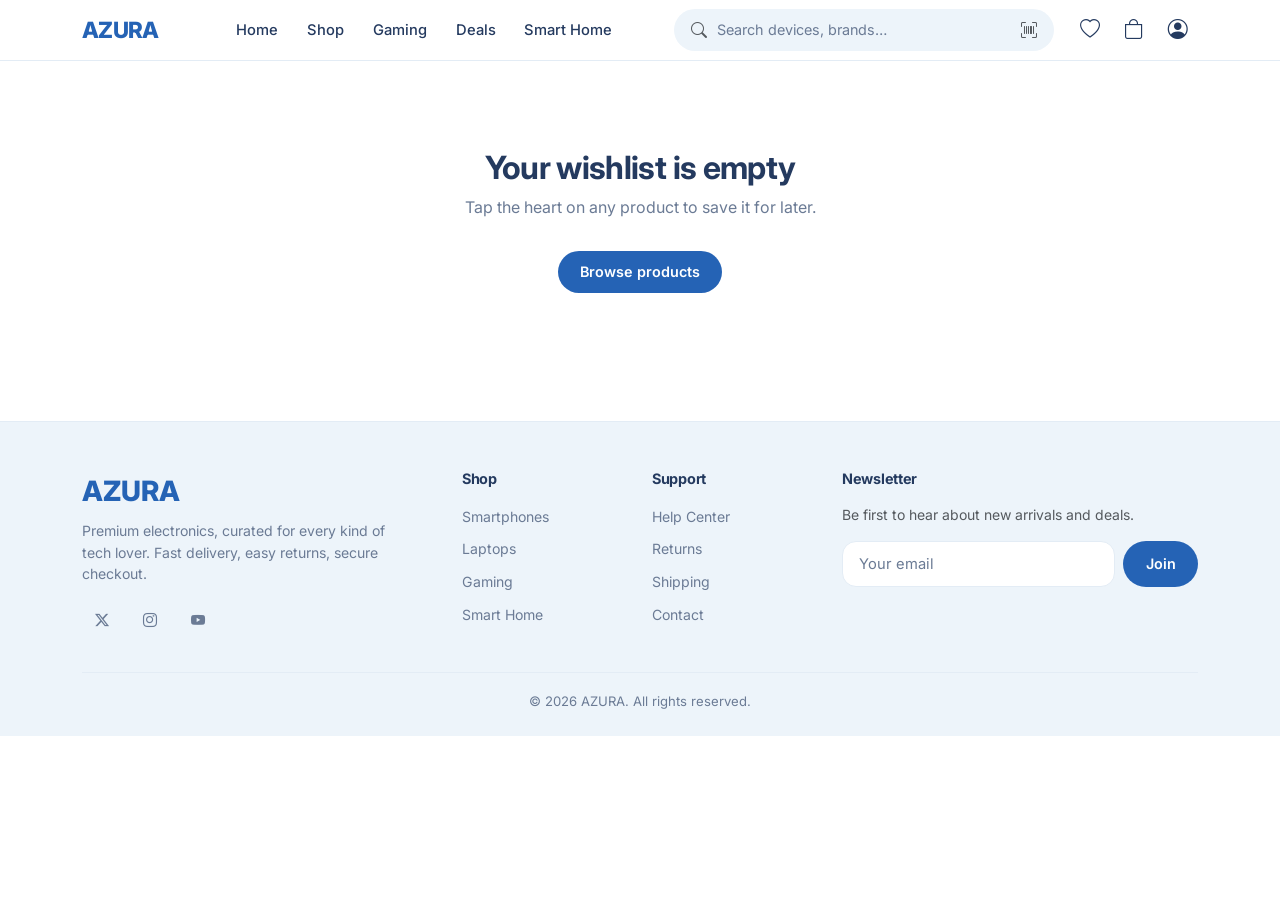
<file: wishlist.html>
<!doctype html>
<html lang="en">
  <head>
    <meta charset="UTF-8" />
    <meta name="viewport" content="width=device-width, initial-scale=1" />
    <title>Wishlist — AZURA</title>
    <meta name="description" content="Your saved AZURA products." />
    <link rel="preconnect" href="https://fonts.googleapis.com" />
    <link rel="preconnect" href="https://fonts.gstatic.com" crossorigin />
    <link
      rel="stylesheet"
      href="https://fonts.googleapis.com/css2?family=Inter:wght@400;500;600;700;800&display=swap"
    />
    <link
      rel="stylesheet"
      href="https://cdn.jsdelivr.net/npm/bootstrap@5.3.3/dist/css/bootstrap.min.css"
    />
    <link
      rel="stylesheet"
      href="https://cdn.jsdelivr.net/npm/bootstrap-icons@1.11.3/font/bootstrap-icons.min.css"
    />
    <link rel="stylesheet" href="css/styles.css" />
  </head>
  <body>
    <div id="site-header"></div>
    <main class="container-xl">
      <div id="wishRoot" class="my-4"></div>
    </main>
    <div id="site-footer"></div>
    <div id="site-mobile-nav"></div>
    <script src="https://cdn.jsdelivr.net/npm/bootstrap@5.3.3/dist/js/bootstrap.bundle.min.js"></script>
    <script src="js/data.js"></script>
    <script src="js/app.js"></script>
    <script>
      mountShell("wishlist");
      function renderWish() {
        const ids = Store.getWishlist();
        const root = document.getElementById("wishRoot");
        if (!ids.length) {
          root.innerHTML = `<div class="empty-state"><h2>Your wishlist is empty</h2><p>Tap the heart on any product to save it for later.</p><a href="shop.html" class="btn-primary-az mt-3">Browse products</a></div>`;
          return;
        }
        const list = ids.map(getProduct).filter(Boolean);
        root.innerHTML = `<h1 class="mb-4">Wishlist <span class="text-muted small">(${list.length})</span></h1>
    <div class="row row-cols-2 row-cols-md-3 row-cols-lg-4 g-3">${list.map(productCardHtml).join("")}</div>`;
      }
      renderWish();
    </script>
  </body>
</html>
</file>
<file: css/styles.css>
:root {
  --surface: #edf4fa;
  --brand-soft: #d0e3f2;
  --brand-mid: #8fb5d9;
  --brand: #2563b5;
  --brand-dark: #1e4f92;
  --text: #243a5f;
  --muted: #6b7b95;
  --border: #e3ecf5;
  --bg: #ffffff;
  --sale-bg: #ffe9a8;
  --sale-fg: #6b4f11;
  --shadow-soft:
    0 1px 2px rgba(36, 58, 95, 0.05), 0 8px 24px rgba(36, 58, 95, 0.07);
  --shadow-card:
    0 2px 6px rgba(36, 58, 95, 0.06), 0 12px 32px rgba(36, 58, 95, 0.1);
}

* {
  box-sizing: border-box;
}
html,
body {
  margin: 0;
  padding: 0;
}
body {
  font-family:
    "Inter",
    -apple-system,
    BlinkMacSystemFont,
    "Segoe UI",
    Roboto,
    sans-serif;
  background: var(--bg);
  color: var(--text);
  -webkit-font-smoothing: antialiased;
  padding-bottom: 70px; /* mobile bottom nav */
}
@media (min-width: 768px) {
  body {
    padding-bottom: 0;
  }
}

a {
  text-decoration: none;
  color: inherit;
}
img {
  max-width: 100%;
  display: block;
}

h1,
h2,
h3,
h4 {
  letter-spacing: -0.02em;
  font-weight: 700;
  color: var(--text);
}

/* ===== Header ===== */
.az-header {
  position: sticky;
  top: 0;
  z-index: 1030;
  background: rgba(255, 255, 255, 0.92);
  backdrop-filter: blur(12px);
  border-bottom: 1px solid var(--border);
}
.az-header .navbar-brand {
  font-weight: 800;
  font-size: 1.4rem;
  color: var(--brand);
  letter-spacing: -0.03em;
}
.az-header .nav-link {
  color: var(--text);
  font-weight: 500;
  font-size: 0.92rem;
  padding: 0.5rem 0.9rem !important;
  border-radius: 999px;
}
.az-header .nav-link:hover {
  color: var(--brand);
  background: var(--surface);
}
.az-header .nav-link.active {
  color: var(--brand);
  background: var(--brand-soft);
}

.search-pill {
  background: var(--surface);
  border: 1px solid transparent;
  border-radius: 999px;
  padding: 0.5rem 1rem;
  display: flex;
  align-items: center;
  gap: 0.5rem;
  transition: all 0.2s;
}
.search-pill:focus-within {
  background: #fff;
  border-color: var(--brand);
  box-shadow: 0 0 0 4px rgba(37, 99, 181, 0.15);
}
.search-pill input {
  border: none;
  background: transparent;
  outline: none;
  width: 100%;
  font-size: 0.9rem;
  color: var(--text);
}
.search-pill input::placeholder {
  color: var(--muted);
}

.icon-btn {
  position: relative;
  width: 40px;
  height: 40px;
  border-radius: 999px;
  display: inline-flex;
  align-items: center;
  justify-content: center;
  background: transparent;
  border: none;
  color: var(--text);
  transition: background 0.15s;
}
.icon-btn:hover {
  background: var(--surface);
  color: var(--brand);
}
.icon-badge {
  position: absolute;
  top: 4px;
  right: 4px;
  background: var(--brand);
  color: #fff;
  font-size: 10px;
  font-weight: 700;
  min-width: 18px;
  height: 18px;
  border-radius: 999px;
  display: inline-flex;
  align-items: center;
  justify-content: center;
  padding: 0 5px;
}

/* ===== Buttons ===== */
.btn-primary-az {
  background: var(--brand);
  color: #fff;
  border: none;
  border-radius: 999px;
  padding: 0.65rem 1.4rem;
  font-weight: 600;
  font-size: 0.9rem;
  display: inline-flex;
  align-items: center;
  justify-content: center;
  gap: 0.4rem;
  transition: all 0.15s;
}
.btn-primary-az:hover {
  background: var(--brand-dark);
  color: #fff;
  box-shadow: 0 8px 20px rgba(37, 99, 181, 0.25);
}
.btn-outline-az {
  background: #fff;
  color: var(--text);
  border: 1px solid var(--border);
  border-radius: 999px;
  padding: 0.65rem 1.4rem;
  font-weight: 600;
  font-size: 0.9rem;
  display: inline-flex;
  align-items: center;
  justify-content: center;
  gap: 0.4rem;
  transition: all 0.15s;
}
.btn-outline-az:hover {
  border-color: var(--brand);
  color: var(--brand);
}
.btn-ghost-az {
  background: transparent;
  color: var(--text);
  border: none;
  border-radius: 999px;
  padding: 0.5rem 0.9rem;
  font-weight: 500;
  font-size: 0.9rem;
}
.btn-ghost-az:hover {
  background: var(--surface);
}

/* ===== Hero ===== */
.hero {
  background: linear-gradient(135deg, #edf4fa 0%, #c9def2 100%);
  border-radius: 28px;
  padding: 3rem 2rem;
  margin-top: 1.5rem;
  overflow: hidden;
  position: relative;
}
.hero h1 {
  font-size: clamp(2rem, 5vw, 3.4rem);
  line-height: 1.05;
  font-weight: 800;
  margin-bottom: 1rem;
}
.hero .lead {
  color: var(--muted);
  font-size: 1.05rem;
  max-width: 460px;
  margin-bottom: 1.5rem;
}
.hero-img-wrap {
  position: relative;
  border-radius: 24px;
  overflow: hidden;
  box-shadow: var(--shadow-card);
  aspect-ratio: 4/3;
}
.hero-img-wrap img {
  width: 100%;
  height: 100%;
  object-fit: cover;
}

/* ===== Chips / Badges ===== */
.chip {
  display: inline-flex;
  align-items: center;
  gap: 0.35rem;
  background: var(--brand-soft);
  color: var(--text);
  padding: 0.35rem 0.85rem;
  border-radius: 999px;
  font-size: 0.75rem;
  font-weight: 600;
}
.badge-sale {
  background: var(--sale-bg);
  color: var(--sale-fg);
  padding: 0.3rem 0.65rem;
  border-radius: 999px;
  font-size: 0.68rem;
  font-weight: 700;
  text-transform: uppercase;
  letter-spacing: 0.03em;
}
.badge-new {
  background: var(--brand);
  color: #fff;
  padding: 0.3rem 0.65rem;
  border-radius: 999px;
  font-size: 0.68rem;
  font-weight: 700;
  text-transform: uppercase;
  letter-spacing: 0.03em;
}
.badge-best {
  background: var(--text);
  color: #fff;
  padding: 0.3rem 0.65rem;
  border-radius: 999px;
  font-size: 0.68rem;
  font-weight: 700;
  text-transform: uppercase;
  letter-spacing: 0.03em;
}

/* ===== Categories ===== */
.cat-card {
  position: relative;
  border-radius: 20px;
  overflow: hidden;
  aspect-ratio: 1/1;
  box-shadow: var(--shadow-soft);
  transition:
    transform 0.25s,
    box-shadow 0.25s;
  display: block;
}
.cat-card:hover {
  transform: translateY(-4px);
  box-shadow: var(--shadow-card);
}
.cat-card img {
  width: 100%;
  height: 100%;
  object-fit: cover;
  transition: transform 0.5s;
}
.cat-card:hover img {
  transform: scale(1.06);
}
.cat-card .cat-overlay {
  position: absolute;
  inset: 0;
  background: linear-gradient(
    to top,
    rgba(36, 58, 95, 0.85) 0%,
    rgba(36, 58, 95, 0.1) 60%,
    transparent 100%
  );
  padding: 1rem;
  display: flex;
  flex-direction: column;
  justify-content: flex-end;
  color: #fff;
}
.cat-card .cat-overlay h3 {
  color: #fff;
  font-size: 1.05rem;
  margin: 0;
}
.cat-card .cat-overlay p {
  color: rgba(255, 255, 255, 0.85);
  font-size: 0.78rem;
  margin: 0;
}

/* ===== Product card ===== */
.product-card {
  background: #fff;
  border: 1px solid var(--border);
  border-radius: 20px;
  overflow: hidden;
  transition: all 0.25s;
  height: 100%;
  display: flex;
  flex-direction: column;
}
.product-card:hover {
  transform: translateY(-3px);
  box-shadow: var(--shadow-card);
  border-color: transparent;
}
.product-img {
  position: relative;
  aspect-ratio: 1/1;
  background: var(--surface);
  display: flex;
  align-items: center;
  justify-content: center;
  overflow: hidden;
}
.product-img img {
  width: 100%;
  height: 100%;
  object-fit: contain;
  padding: 1.25rem;
  transition: transform 0.4s;
  z-index: 0;
}
.product-card:hover .product-img img {
  transform: scale(1.05);
}
.product-img .badges {
  position: absolute;
  top: 0.75rem;
  left: 0.75rem;
  display: flex;
  gap: 0.35rem;
  z-index: 1;
}
.product-img .wish-btn {
  position: absolute;
  top: 0.65rem;
  right: 0.65rem;
  width: 36px;
  height: 36px;
  border-radius: 999px;
  background: rgba(255, 255, 255, 0.9);
  border: none;
  color: var(--muted);
  display: inline-flex;
  align-items: center;
  justify-content: center;
  transition: all 0.15s;
  z-index: 1;
}
.product-img .wish-btn:hover,
.product-img .wish-btn.active {
  color: #e0395f;
  background: #fff;
}
.product-info {
  padding: 1rem 1.1rem 1.1rem;
  display: flex;
  flex-direction: column;
  gap: 0.35rem;
  flex: 1;
}
.product-brand {
  font-size: 0.68rem;
  text-transform: uppercase;
  color: var(--muted);
  letter-spacing: 0.08em;
  font-weight: 600;
}
.product-name {
  font-size: 0.92rem;
  font-weight: 600;
  color: var(--text);
  line-height: 1.3;
  min-height: 2.4em;
}
.product-rating {
  font-size: 0.78rem;
  color: var(--muted);
  display: flex;
  align-items: center;
  gap: 0.3rem;
}
.product-rating .star {
  color: #f5a623;
}
.product-price {
  display: flex;
  align-items: baseline;
  gap: 0.5rem;
  margin-top: 0.25rem;
}
.product-price .now {
  font-size: 1.1rem;
  font-weight: 800;
  color: var(--text);
}
.product-price .was {
  font-size: 0.85rem;
  color: var(--muted);
  text-decoration: line-through;
}
.product-card .add-btn {
  margin-top: 0.75rem;
  width: 100%;
}

/* ===== Section header ===== */
.section-head {
  display: flex;
  align-items: end;
  justify-content: space-between;
  margin: 3rem 0 1.5rem;
  flex-wrap: wrap;
  gap: 1rem;
}
.section-head h2 {
  font-size: clamp(1.5rem, 3vw, 2rem);
  margin: 0;
  font-weight: 800;
}
.section-head p {
  color: var(--muted);
  margin: 0.25rem 0 0;
  font-size: 0.92rem;
}

/* ===== Trust strip ===== */
.trust-strip {
  background: var(--surface);
  border-radius: 24px;
  padding: 2rem;
  margin: 3rem 0 1rem;
}
.trust-item {
  display: flex;
  gap: 0.9rem;
  align-items: flex-start;
}
.trust-item .ti-icon {
  width: 44px;
  height: 44px;
  border-radius: 14px;
  background: #fff;
  color: var(--brand);
  display: inline-flex;
  align-items: center;
  justify-content: center;
  flex-shrink: 0;
}
.trust-item h4 {
  font-size: 0.98rem;
  margin: 0 0 0.15rem;
}
.trust-item p {
  font-size: 0.82rem;
  color: var(--muted);
  margin: 0;
}

/* ===== Footer ===== */
.az-footer {
  background: var(--surface);
  margin-top: 4rem;
  padding: 3rem 0 1.5rem;
  border-top: 1px solid var(--border);
}
.az-footer h4 {
  font-size: 0.9rem;
  font-weight: 700;
  margin-bottom: 1rem;
}
.az-footer ul {
  list-style: none;
  padding: 0;
  margin: 0;
}
.az-footer li {
  margin-bottom: 0.55rem;
}
.az-footer a {
  color: var(--muted);
  font-size: 0.88rem;
}
.az-footer a:hover {
  color: var(--brand);
}
.az-footer .brand-block {
  max-width: 320px;
}
.az-footer .brand-block p {
  color: var(--muted);
  font-size: 0.88rem;
  margin-top: 0.5rem;
}
.az-footer .copyright {
  border-top: 1px solid var(--border);
  padding-top: 1.2rem;
  margin-top: 2rem;
  color: var(--muted);
  font-size: 0.82rem;
}

/* ===== Mobile bottom nav ===== */
.mobile-nav {
  position: fixed;
  bottom: 0;
  left: 0;
  right: 0;
  z-index: 1040;
  background: rgba(255, 255, 255, 0.96);
  backdrop-filter: blur(12px);
  border-top: 1px solid var(--border);
  display: flex;
  justify-content: space-around;
  padding: 0.5rem 0.25rem;
}
@media (min-width: 768px) {
  .mobile-nav {
    display: none;
  }
}
.mobile-nav a {
  flex: 1;
  display: flex;
  flex-direction: column;
  align-items: center;
  gap: 0.15rem;
  padding: 0.35rem;
  color: var(--muted);
  font-size: 0.68rem;
  font-weight: 600;
  position: relative;
}
.mobile-nav a.active {
  color: var(--brand);
}
.mobile-nav .mn-badge {
  position: absolute;
  top: 0;
  right: 28%;
  background: var(--brand);
  color: #fff;
  font-size: 9px;
  font-weight: 700;
  min-width: 16px;
  height: 16px;
  border-radius: 999px;
  display: inline-flex;
  align-items: center;
  justify-content: center;
  padding: 0 4px;
}

/* ===== Filters sidebar ===== */
.filter-card {
  background: #fff;
  border: 1px solid var(--border);
  border-radius: 18px;
  padding: 1.25rem;
}
.filter-card h5 {
  font-size: 0.85rem;
  font-weight: 700;
  margin: 1rem 0 0.5rem;
  text-transform: uppercase;
  letter-spacing: 0.04em;
}
.filter-card h5:first-child {
  margin-top: 0;
}
.filter-card .form-check-label {
  font-size: 0.88rem;
  color: var(--text);
}
.filter-card .form-check-input:checked {
  background-color: var(--brand);
  border-color: var(--brand);
}
.range-display {
  font-size: 0.82rem;
  color: var(--muted);
  margin-top: 0.25rem;
}
.form-range::-webkit-slider-thumb {
  background: var(--brand);
}
.form-range::-moz-range-thumb {
  background: var(--brand);
}

/* ===== Forms ===== */
.input-az {
  width: 100%;
  border: 1px solid var(--border);
  background: #fff;
  border-radius: 14px;
  padding: 0.7rem 1rem;
  font-size: 0.92rem;
  color: var(--text);
  transition: all 0.15s;
}
.input-az:focus {
  outline: none;
  border-color: var(--brand);
  box-shadow: 0 0 0 4px rgba(37, 99, 181, 0.12);
}
.input-az::placeholder {
  color: var(--muted);
}

.auth-card {
  background: #fff;
  border: 1px solid var(--border);
  border-radius: 24px;
  padding: 2.5rem;
  box-shadow: var(--shadow-soft);
  max-width: 460px;
  margin: 2rem auto;
}
.auth-card h1 {
  font-size: 1.7rem;
  margin-bottom: 0.35rem;
}
.auth-card .sub {
  color: var(--muted);
  margin-bottom: 1.5rem;
  font-size: 0.92rem;
}
.auth-tabs {
  display: flex;
  background: var(--surface);
  border-radius: 999px;
  padding: 0.25rem;
  margin-bottom: 1.5rem;
}
.auth-tab {
  flex: 1;
  text-align: center;
  padding: 0.55rem;
  border-radius: 999px;
  font-weight: 600;
  font-size: 0.9rem;
  cursor: pointer;
  color: var(--muted);
  border: none;
  background: transparent;
}
.auth-tab.active {
  background: #fff;
  color: var(--text);
  box-shadow: var(--shadow-soft);
}
.social-btn {
  width: 100%;
  border: 1px solid var(--border);
  background: #fff;
  border-radius: 12px;
  padding: 0.65rem;
  font-weight: 600;
  font-size: 0.9rem;
  display: inline-flex;
  align-items: center;
  justify-content: center;
  gap: 0.5rem;
  margin-bottom: 0.6rem;
  color: var(--text);
}
.social-btn:hover {
  border-color: var(--brand);
}
.divider-or {
  display: flex;
  align-items: center;
  gap: 1rem;
  color: var(--muted);
  font-size: 0.78rem;
  margin: 1.25rem 0;
}
.divider-or::before,
.divider-or::after {
  content: "";
  flex: 1;
  height: 1px;
  background: var(--border);
}

/* ===== Cart ===== */
.cart-item {
  background: #fff;
  border: 1px solid var(--border);
  border-radius: 18px;
  padding: 1rem;
  display: flex;
  gap: 1rem;
}
.cart-item .ci-img {
  width: 90px;
  height: 90px;
  flex-shrink: 0;
  background: var(--surface);
  border-radius: 14px;
  padding: 0.5rem;
}
.cart-item .ci-img img {
  width: 100%;
  height: 100%;
  object-fit: contain;
}
.qty-control {
  display: inline-flex;
  align-items: center;
  border: 1px solid var(--border);
  border-radius: 999px;
}
.qty-control button {
  width: 30px;
  height: 30px;
  border: none;
  background: transparent;
  color: var(--text);
  font-weight: 600;
}
.qty-control span {
  min-width: 30px;
  text-align: center;
  font-weight: 600;
  font-size: 0.88rem;
}
.summary-card {
  background: #fff;
  border: 1px solid var(--border);
  border-radius: 20px;
  padding: 1.5rem;
  position: sticky;
  top: 90px;
}
.summary-card h3 {
  font-size: 1.1rem;
  margin-bottom: 1rem;
}
.summary-row {
  display: flex;
  justify-content: space-between;
  font-size: 0.9rem;
  margin-bottom: 0.5rem;
  color: var(--text);
}
.summary-row.total {
  font-size: 1.05rem;
  font-weight: 800;
  border-top: 1px solid var(--border);
  padding-top: 0.85rem;
  margin-top: 0.85rem;
}

/* ===== Product detail ===== */
.gallery-main {
  background: var(--surface);
  border-radius: 24px;
  aspect-ratio: 1/1;
  display: flex;
  align-items: center;
  justify-content: center;
  overflow: hidden;
}
.gallery-main img {
  width: 100%;
  height: 100%;
  object-fit: contain;
  padding: 2rem;
}
.gallery-thumbs {
  display: flex;
  gap: 0.5rem;
  margin-top: 0.75rem;
}
.gallery-thumbs button {
  width: 70px;
  height: 70px;
  border-radius: 12px;
  background: var(--surface);
  border: 2px solid transparent;
  padding: 0.35rem;
  cursor: pointer;
}
.gallery-thumbs button.active {
  border-color: var(--brand);
}
.gallery-thumbs img {
  width: 100%;
  height: 100%;
  object-fit: contain;
}
.spec-table {
  width: 100%;
}
.spec-table th,
.spec-table td {
  padding: 0.65rem 0;
  border-bottom: 1px solid var(--border);
  font-size: 0.9rem;
}
.spec-table th {
  text-align: left;
  color: var(--muted);
  font-weight: 500;
  width: 35%;
}

.empty-state {
  text-align: center;
  padding: 4rem 1rem;
  color: var(--muted);
}
.empty-state h2 {
  color: var(--text);
  margin-bottom: 0.5rem;
}

.toast-az {
  position: fixed;
  bottom: 90px;
  left: 50%;
  transform: translateX(-50%);
  background: var(--text);
  color: #fff;
  padding: 0.75rem 1.25rem;
  border-radius: 999px;
  font-size: 0.88rem;
  font-weight: 500;
  box-shadow: var(--shadow-card);
  z-index: 2000;
  opacity: 0;
  transition:
    opacity 0.25s,
    transform 0.25s;
  pointer-events: none;
}
.toast-az.show {
  opacity: 1;
  transform: translateX(-50%) translateY(-10px);
}
@media (min-width: 768px) {
  .toast-az {
    bottom: 30px;
  }
}

@media (max-width: 767px) {
  .hero {
    padding: 2rem 1.25rem;
    border-radius: 20px;
  }
  .auth-card {
    padding: 1.75rem;
    margin: 1rem;
  }
}
</file>
